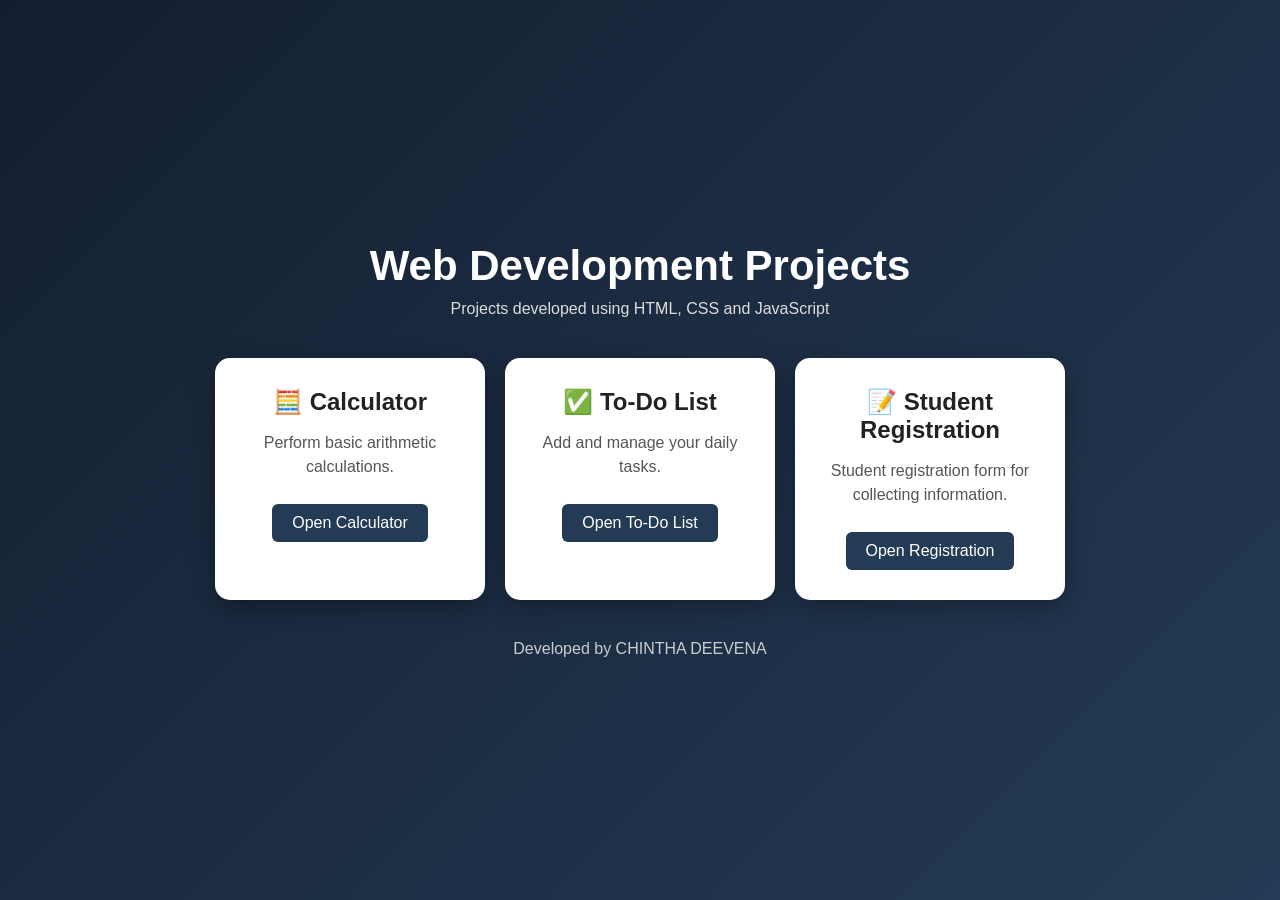
<file: index.html>
<!DOCTYPE html>
<html lang="en">
<head>
    <meta charset="UTF-8">
    <meta name="viewport" content="width=device-width, initial-scale=1.0">
    <title>Web Development Projects</title>

    <style>
        * {
            box-sizing: border-box;
            margin: 0;
            padding: 0;
        }

        body {
            font-family: Arial, sans-serif; 
            min-height: 100vh;
            background: linear-gradient(135deg, #141e30, #243b55);
            color: white;
            display: flex;
            justify-content: center;
            align-items: center;
            text-align: center;
        }

        .container {
            width: 90%;
            max-width: 1000px;
        }

        h1 {
            font-size: 42px;
            margin-bottom: 10px;
        }

        .subtitle {
            margin-bottom: 40px;
            color: #ddd;
        }

        .projects {
            display: flex;
            gap: 20px;
            justify-content: center;
            flex-wrap: wrap;
        }

        .card {
            background: white;
            color: #222;
            width: 270px;
            padding: 30px 20px;
            border-radius: 15px;
            box-shadow: 0 8px 25px rgba(0,0,0,0.3);
        }

        .card h2 {
            margin-bottom: 15px;
        }

        .card p {
            margin-bottom: 25px;
            color: #555;
            line-height: 1.5;
        }

        .card a {
            display: inline-block;
            padding: 10px 20px;
            background: #243b55;
            color: white;
            text-decoration: none;
            border-radius: 6px;
        }

        .card a:hover {
            background: #141e30;
        }

        footer {
            margin-top: 40px;
            color: #ccc;
        }
    </style>
</head>

<body>

<div class="container">

    <h1>Web Development Projects</h1>

    <p class="subtitle">
         Projects developed using HTML, CSS and JavaScript
    </p>

    <div class="projects">

        <div class="card">
            <h2>🧮 Calculator</h2>
            <p>Perform basic arithmetic calculations.</p>
            <a href="Calculator/">Open Calculator</a>
        </div>

        <div class="card">
            <h2>✅ To-Do List</h2>
            <p>Add and manage your daily tasks.</p>
            <a href="To-Do-List/">Open To-Do List</a>
        </div>

        <div class="card">
            <h2>📝 Student Registration</h2>
            <p>Student registration form for collecting information.</p>
            <a href="Student-Registration/">Open Registration</a>
        </div>

    </div>

    <footer>
        <p>Developed by CHINTHA DEEVENA</p>
    </footer>

</div>

</body>
</html>
</file>
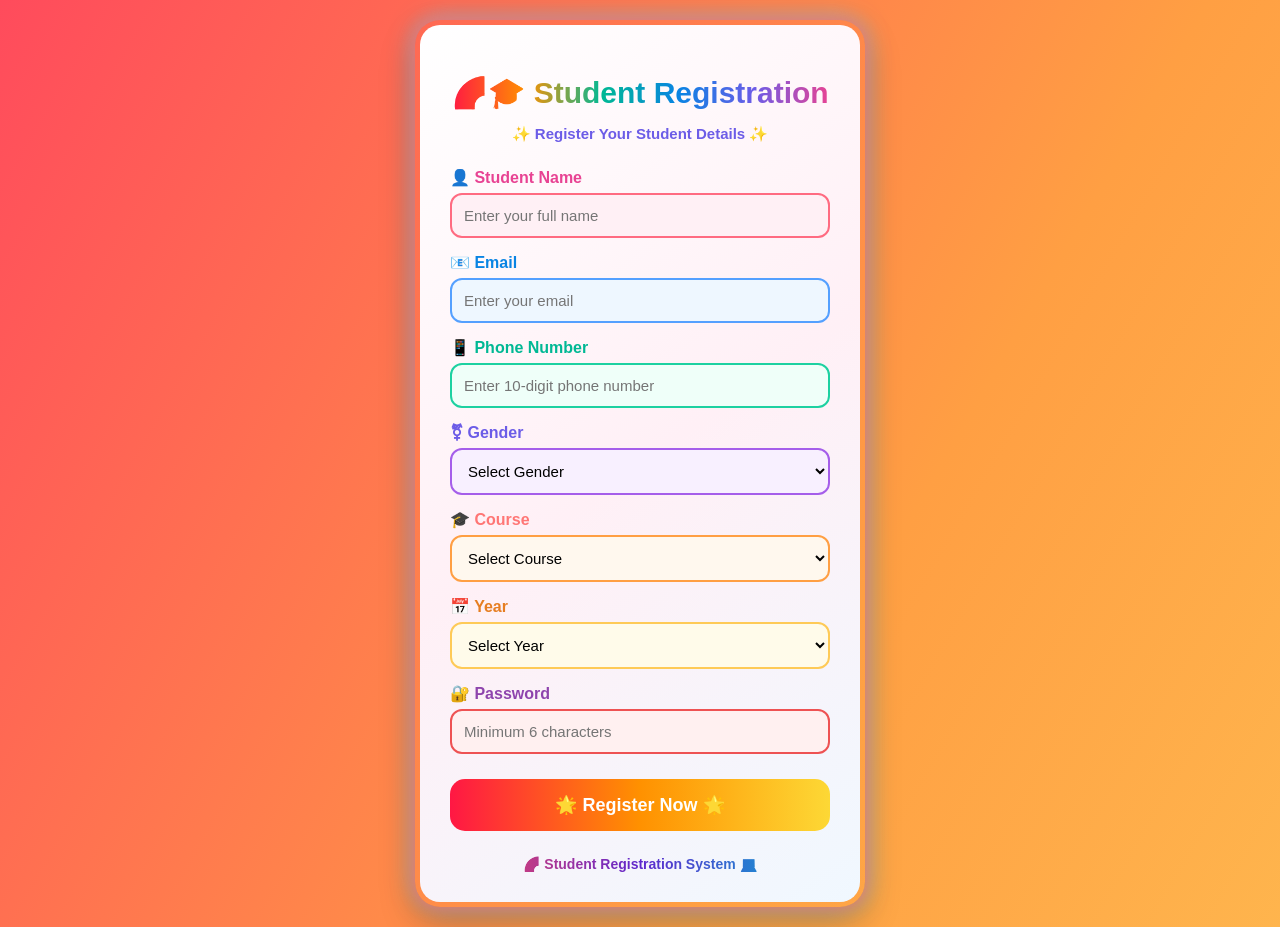
<file: Student-Registration/index.html>
<!DOCTYPE html>
<html lang="en">
<head>
    <meta charset="UTF-8">
    <meta name="viewport" content="width=device-width, initial-scale=1.0">
    <title>Student Registration</title>
 
    <link rel="stylesheet" href="style.css">
 
</head>
 
<body>
 
<div class="container">
 
    <h1>🌈🎓 Student Registration</h1>
 
    <p class="subtitle">
        ✨ Register Your Student Details ✨
    </p>
 
    <form id="studentForm">
 
        <label>👤 Student Name</label>
        <input
            type="text"
            id="name"
            placeholder="Enter your full name"
            required
        >
 
        <label>📧 Email</label>
        <input
            type="email"
            id="email"
            placeholder="Enter your email"
            required
        >
 
        <label>📱 Phone Number</label>
        <input
            type="tel"
            id="phone"
            placeholder="Enter 10-digit phone number"
            required
        >
 
        <label>⚧ Gender</label>
        <select id="gender" required>
            <option value="">Select Gender</option>
            <option value="Male">Male</option>
            <option value="Female">Female</option>
            <option value="Other">Other</option>
        </select>
 
        <label>🎓 Course</label>
        <select id="course" required>
            <option value="">Select Course</option>
            <option value="CSE">Computer Science Engineering</option>
            <option value="ECE">Electronics and Communication</option>
            <option value="EEE">Electrical and Electronics</option>
            <option value="Civil">Civil Engineering</option>
            <option value="Mechanical">Mechanical Engineering</option>
        </select>
 
        <label>📅 Year</label>
        <select id="year" required>
            <option value="">Select Year</option>
            <option value="1st Year">1st Year</option>
            <option value="2nd Year">2nd Year</option>
            <option value="3rd Year">3rd Year</option>
            <option value="4th Year">4th Year</option>
        </select>
 
        <label>🔐 Password</label>
        <input
            type="password"
            id="password"
            placeholder="Minimum 6 characters"
            required
        >
 
        <button type="submit">
            🌟 Register Now 🌟
        </button>
 
    </form>
 
    <div id="result"></div>
 
    <div class="footer">
        🌈 Student Registration System 💻
    </div>
 
</div>
 
<script src="script.js"></script>
 
 
</body>
</html>
</file>
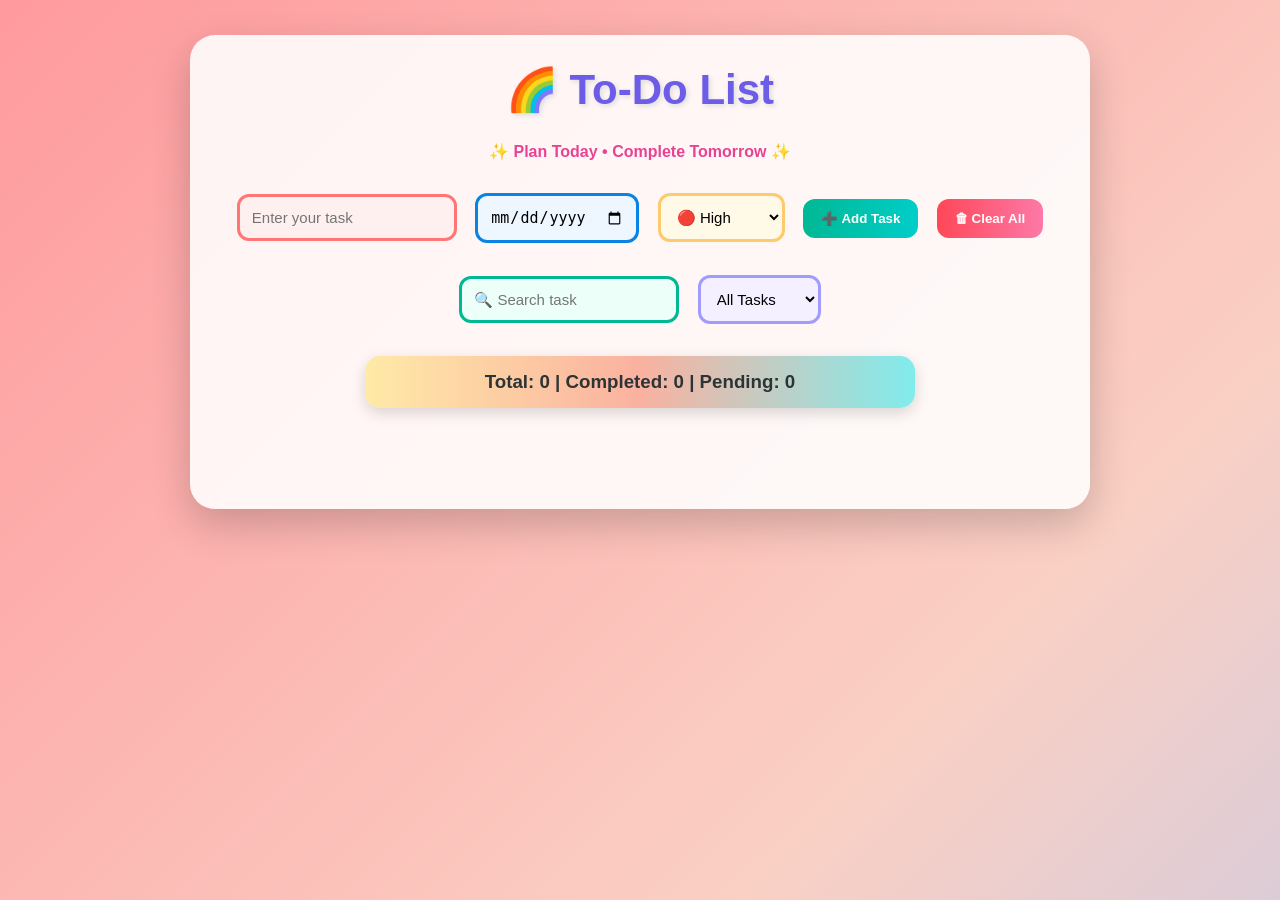
<file: To-Do-List/index.html>
<!DOCTYPE html>
<html lang="en">
<head>
<meta charset="UTF-8">
<meta name="viewport" content="width=device-width, initial-scale=1.0">
<title>Colorful To-Do List</title>
 
<link rel="stylesheet" href="style.css">
 
</head>
 
<body>
 
<div class="container">
 
<h1>🌈 To-Do List</h1>
 
<p class="subtitle">
✨ Plan Today • Complete Tomorrow ✨
</p>
 
<input
type="text"
id="taskInput"
placeholder="Enter your task">
 
<input
type="date"
id="taskDate">
 
<select id="priority">
<option value="High">🔴 High</option>
<option value="Medium">🟠 Medium</option>
<option value="Low">🟢 Low</option>
</select>
 
<button id="addBtn">
➕ Add Task
</button>
 
<button id="clearBtn">
🗑 Clear All
</button>
 
<br><br>
 
<input
type="text"
id="searchInput"
placeholder="🔍 Search task">
 
<select id="filter">
<option value="all">All Tasks</option>
<option value="pending">Pending</option>
<option value="completed">Completed</option>
</select>
 
<h3 id="counter">
Total: 0 | Completed: 0 | Pending: 0
</h3>
 
<ol id="taskList"></ol>
 
</div>
 
 
<script src="script.js"></script>
 
 
</body>
</html>
</file>
<file: Student-Registration/style.css>
* {
            box-sizing: border-box;
        }
 
        body {
            margin: 0;
            font-family: Arial, sans-serif;
            min-height: 100vh;
 
            background: linear-gradient(
                120deg,
                #ff4b5c,
                #ff9f43,
                #feca57,
                #1dd1a1,
                #48dbfb,
                #5f27cd,
                #ff6b81
            );
 
            background-size: 400% 400%;
            animation: backgroundMove 12s ease infinite;
 
            display: flex;
            justify-content: center;
            align-items: center;
 
            padding: 20px;
        }
 
        @keyframes backgroundMove {
            0% {
                background-position: 0% 50%;
            }
 
            50% {
                background-position: 100% 50%;
            }
 
            100% {
                background-position: 0% 50%;
            }
        }
 
        .container {
            width: 450px;
            max-width: 100%;
 
            background: linear-gradient(
                145deg,
                #ffffff,
                #fff0f6,
                #f0f8ff
            );
 
            padding: 30px;
 
            border-radius: 25px;
 
            border: 5px solid transparent;
 
            background-clip: padding-box;
 
            box-shadow:
                0 0 15px #ff6b6b,
                0 0 25px rgba(72, 219, 251, 0.7),
                0 15px 35px rgba(0, 0, 0, 0.25);
        }
 
        h1 {
            text-align: center;
 
            font-size: 30px;
 
            background: linear-gradient(
                90deg,
                #ff1744,
                #ff9100,
                #00b894,
                #0984e3,
                #6c5ce7,
                #e84393
            );
 
            -webkit-background-clip: text;
            -webkit-text-fill-color: transparent;
 
            margin-bottom: 8px;
        }
 
        .subtitle {
            text-align: center;
 
            color: #6c5ce7;
 
            font-size: 15px;
 
            margin-bottom: 25px;
 
            font-weight: bold;
        }
 
        label {
            display: block;
 
            margin-top: 15px;
            margin-bottom: 6px;
 
            font-weight: bold;
        }
 
        label:nth-of-type(1) {
            color: #e84393;
        }
 
        label:nth-of-type(2) {
            color: #0984e3;
        }
 
        label:nth-of-type(3) {
            color: #00b894;
        }
 
        label:nth-of-type(4) {
            color: #6c5ce7;
        }
 
        label:nth-of-type(5) {
            color: #ff7675;
        }
 
        label:nth-of-type(6) {
            color: #e67e22;
        }
 
        label:nth-of-type(7) {
            color: #8e44ad;
        }
 
        input,
        select {
            width: 100%;
 
            padding: 12px;
 
            font-size: 15px;
 
            outline: none;
 
            border-radius: 12px;
 
            background: white;
 
            transition: 0.3s;
        }
 
        #name {
            border: 2px solid #ff6b81;
            background-color: #fff0f5;
        }
 
        #email {
            border: 2px solid #54a0ff;
            background-color: #eef7ff;
        }
 
        #phone {
            border: 2px solid #1dd1a1;
            background-color: #effff9;
        }
 
        #gender {
            border: 2px solid #a55eea;
            background-color: #f8f0ff;
        }
 
        #course {
            border: 2px solid #ff9f43;
            background-color: #fff8ee;
        }
 
        #year {
            border: 2px solid #feca57;
            background-color: #fffbea;
        }
 
        #password {
            border: 2px solid #ee5253;
            background-color: #fff0f0;
        }
 
        input:focus,
        select:focus {
            transform: scale(1.02);
 
            box-shadow:
                0 0 6px #ff6b6b,
                0 0 12px #48dbfb,
                0 0 18px #5f27cd;
        }
 
        button {
            width: 100%;
 
            padding: 15px;
 
            margin-top: 25px;
 
            border: none;
 
            border-radius: 15px;
 
            background: linear-gradient(
                90deg,
                #ff1744,
                #ff9100,
                #fdd835,
                #00c853,
                #00b0ff,
                #651fff,
                #d500f9
            );
 
            background-size: 300%;
 
            color: white;
 
            font-size: 18px;
 
            font-weight: bold;
 
            cursor: pointer;
 
            transition: 0.4s;
 
            animation: buttonColor 5s linear infinite;
        }
 
        @keyframes buttonColor {
            0% {
                background-position: 0%;
            }
 
            100% {
                background-position: 300%;
            }
        }
 
        button:hover {
            transform: scale(1.05);
 
            box-shadow:
                0 0 10px #ff1744,
                0 0 20px #00b0ff,
                0 0 30px #651fff;
        }
 
        #result {
            margin-top: 25px;
        }
 
        .success {
            padding: 20px;
 
            border-radius: 18px;
 
            background: linear-gradient(
                135deg,
                #ffecd2,
                #fcb69f,
                #a1c4fd,
                #c2e9fb
            );
 
            border: 3px solid #00b894;
 
            box-shadow:
                0 8px 20px rgba(0, 0, 0, 0.2);
        }
 
        .success h2 {
            text-align: center;
 
            color: #00a86b;
 
            text-shadow:
                1px 1px 2px white;
        }
 
        .success p {
            background: linear-gradient(
                90deg,
                #ffffff,
                #f8f9ff
            );
 
            padding: 10px;
 
            border-radius: 10px;
 
            margin: 9px 0;
 
            border-left: 5px solid #6c5ce7;
 
            color: #333;
        }
 
        .success p:nth-child(2) {
            border-left-color: #ff6b81;
        }
 
        .success p:nth-child(3) {
            border-left-color: #54a0ff;
        }
 
        .success p:nth-child(4) {
            border-left-color: #1dd1a1;
        }
 
        .success p:nth-child(5) {
            border-left-color: #a55eea;
        }
 
        .success p:nth-child(6) {
            border-left-color: #ff9f43;
        }
 
        .success p:nth-child(7) {
            border-left-color: #feca57;
        }
 
        .footer {
            text-align: center;
 
            margin-top: 20px;
 
            font-size: 14px;
 
            font-weight: bold;
 
            background: linear-gradient(
                90deg,
                #ff4757,
                #5f27cd,
                #00b8d4
            );
 
            -webkit-background-clip: text;
            -webkit-text-fill-color: transparent;
        }
 
        @media(max-width: 500px) {
            .container {
                padding: 22px;
            }
 
            h1 {
                font-size: 25px;
            }
        }
</file>
<file: To-Do-List/style.css>
*{
    box-sizing:border-box;
}
 
body{
    margin:0;
    min-height:100vh;
    padding:35px 15px;
    font-family:Arial,sans-serif;
    text-align:center;
    background:linear-gradient(
        135deg,
        #ff9a9e,
        #fad0c4,
        #a1c4fd,
        #c2e9fb,
        #d4fc79
    );
    background-size:300% 300%;
    animation:bgMove 10s infinite alternate;
}
 
@keyframes bgMove{
    from{background-position:left;}
    to{background-position:right;}
}
 
.container{
    max-width:900px;
    margin:auto;
    padding:30px;
    border-radius:25px;
    background:rgba(255,255,255,0.88);
    box-shadow:0 15px 40px rgba(0,0,0,0.20);
}
 
h1{
    margin-top:0;
    font-size:42px;
    color:#6c5ce7;
    text-shadow:2px 2px 5px #ddd;
}
 
.subtitle{
    color:#e84393;
    font-weight:bold;
    margin-bottom:25px;
}
 
input,
select{
    padding:12px;
    margin:7px;
    border-radius:12px;
    font-size:15px;
    outline:none;
    transition:0.3s;
}
 
#taskInput{
    border:3px solid #ff7675;
    background:#fff0f0;
}
 
#taskDate{
    border:3px solid #0984e3;
    background:#eef7ff;
}
 
#priority{
    border:3px solid #fdcb6e;
    background:#fff9e8;
}
 
#searchInput{
    border:3px solid #00b894;
    background:#edfff9;
}
 
#filter{
    border:3px solid #a29bfe;
    background:#f5f0ff;
}
 
input:focus,
select:focus{
    transform:scale(1.04);
    box-shadow:0 0 12px rgba(108,92,231,0.4);
}
 
button{
    padding:12px 18px;
    margin:7px;
    border:none;
    border-radius:12px;
    color:white;
    font-weight:bold;
    cursor:pointer;
    transition:0.3s;
}
 
button:hover{
    transform:scale(1.07);
}
 
#addBtn{
    background:linear-gradient(90deg,#00b894,#00cec9);
}
 
#clearBtn{
    background:linear-gradient(90deg,#ff4757,#fd79a8);
}
 
#counter{
    max-width:550px;
    margin:25px auto;
    padding:15px;
    border-radius:15px;
    color:#2d3436;
    background:linear-gradient(
        90deg,
        #ffeaa7,
        #fab1a0,
        #81ecec
    );
    box-shadow:0 5px 15px rgba(0,0,0,0.15);
}
 
ol{
    padding:15px 35px;
    text-align:left;
}
 
li{
    margin:15px 0;
    padding:16px;
    border-radius:15px;
    background:linear-gradient(
        90deg,
        #ffffff,
        #f7f0ff,
        #ecffff
    );
    border-left:6px solid #6c5ce7;
    box-shadow:0 5px 14px rgba(0,0,0,0.12);
}
 
li:hover{
    transform:translateY(-2px);
}
 
.completed{
    text-decoration:line-through;
    color:#888;
}
 
.high{
    color:#d63031;
    background:#ffe4e4;
    padding:4px 8px;
    border-radius:8px;
    font-weight:bold;
}
 
.medium{
    color:#e17000;
    background:#fff0bf;
    padding:4px 8px;
    border-radius:8px;
    font-weight:bold;
}
 
.low{
    color:#00a878;
    background:#dffff3;
    padding:4px 8px;
    border-radius:8px;
    font-weight:bold;
}
 
li button{
    padding:8px 12px;
    font-size:13px;
}
 
li button:nth-of-type(1){
    background:#00b894;
}
 
li button:nth-of-type(2){
    background:#0984e3;
}
 
li button:nth-of-type(3){
    background:#d63031;
}
 
@media(max-width:650px){
    h1{
        font-size:30px;
    }
 
    input,
    select,
    #addBtn,
    #clearBtn{
        width:90%;
    }
 
    .container{
        padding:20px;
    }
 
    ol{
        padding:10px 25px;
    }
}
</file>
